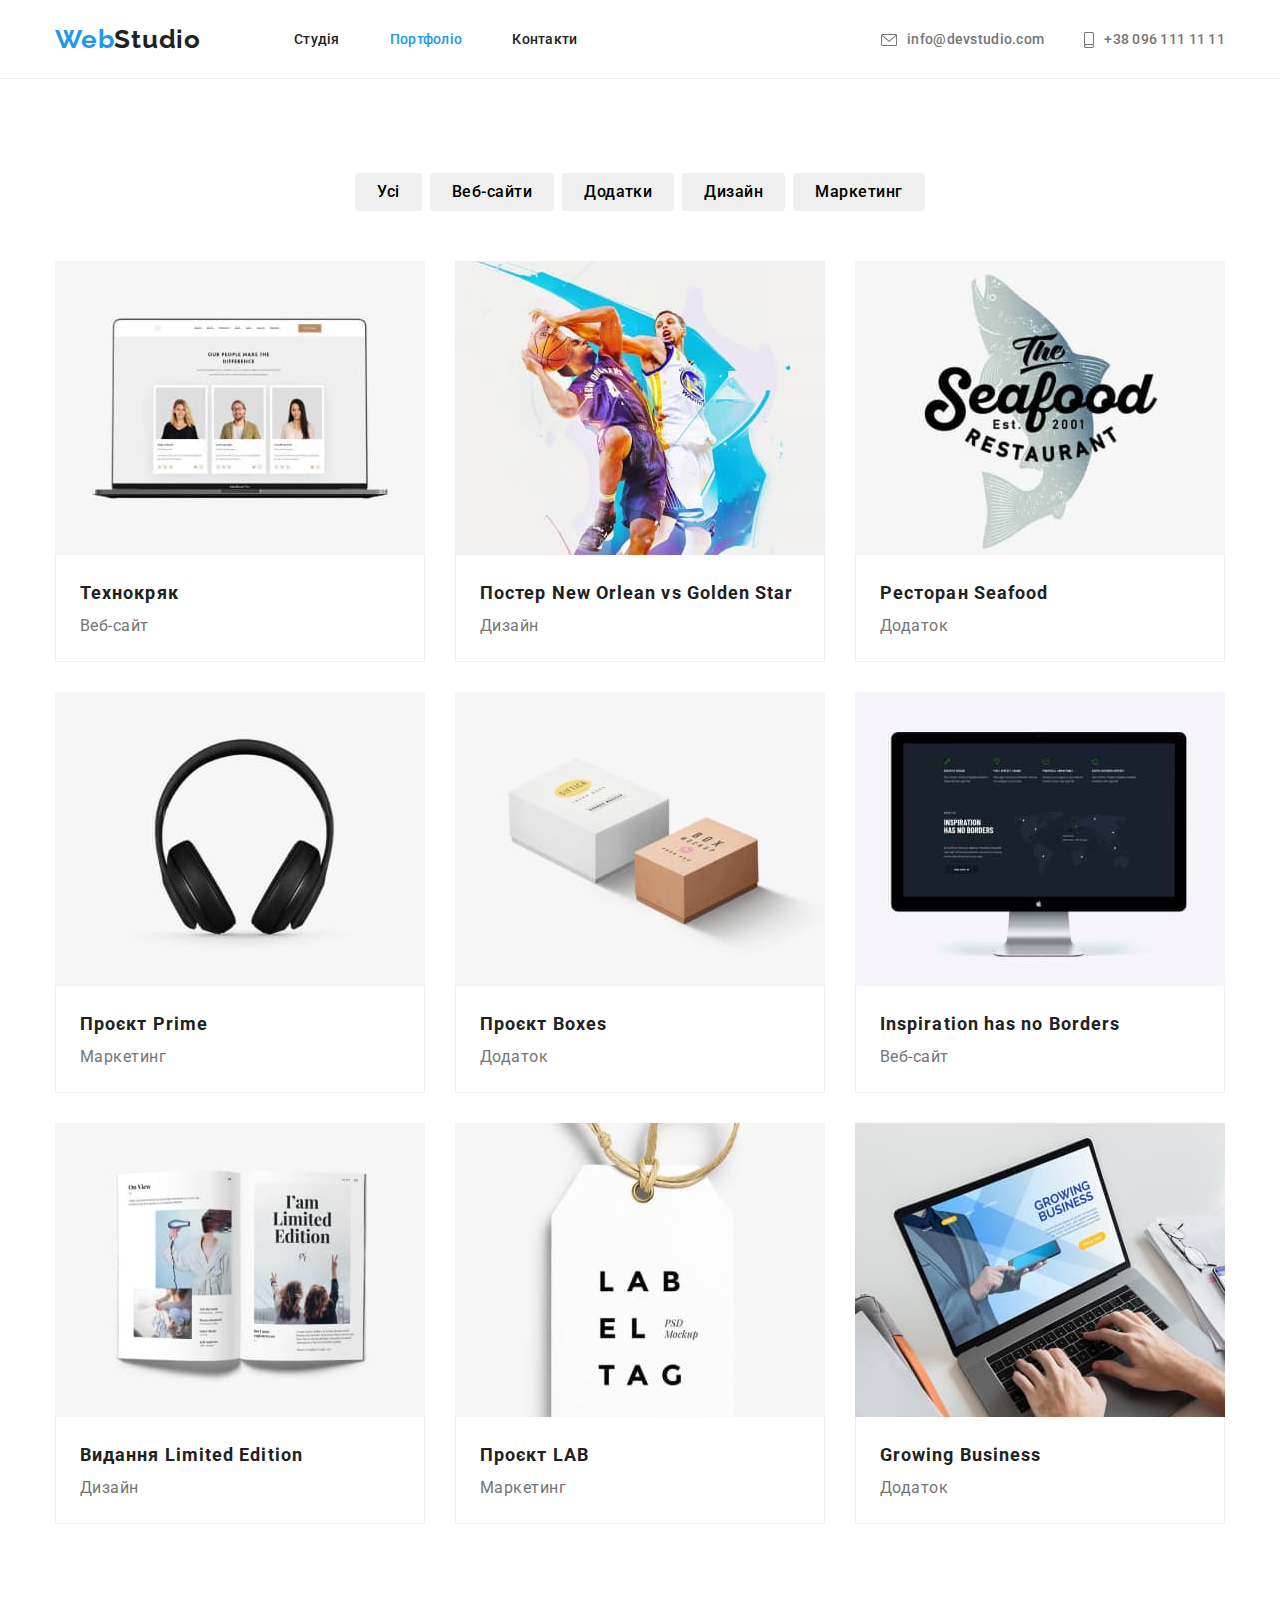
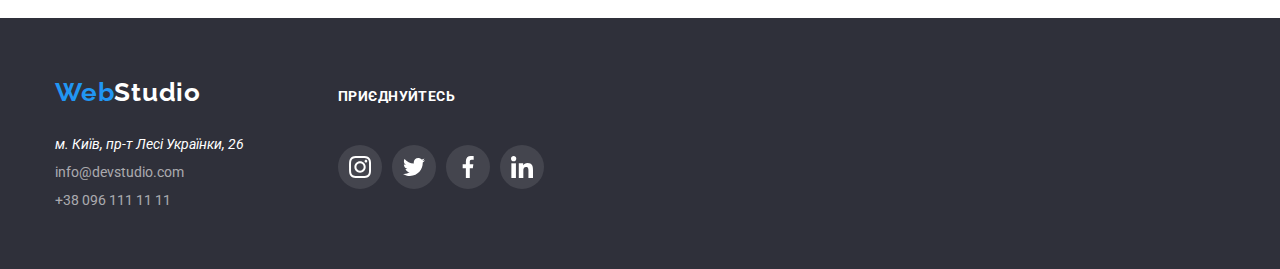
<file: portfolio.html>
<!doctype html>
<html lang="en">
  <head>
    <meta charset="UTF-8" />
    <meta name="viewport" content="width=device-width, initial-scale=1.0" />
    <title>Potfolio</title>
    <link rel="stylesheet" href="css/styles.css" />
    <link rel="preconnect" href="https://fonts.googleapis.com" />
    <link rel="preconnect" href="https://fonts.gstatic.com" crossorigin />
    <link rel="stylesheet" href="css/modern-normalize.css" />
    <link
      href="https://fonts.googleapis.com/css2?family=Raleway:ital,wght@0,599;1,599&family=Roboto:wght@400;500;700&display=swap"
      rel="stylesheet"
    />
  </head>
  <body>
    <header class="header">
      <div class="container">
        <div class="header-left">
          <a href="./index.html" class="header_logo"
            ><span class="logo-blue">Web</span>Studio</a
          >
          <nav class="header-nav">
            <ul>
              <li class="header-nav-link " nav-link><a class="header-nav-link" href="./index.html"    nav-link>Студія</a></li>
              <li class="header-nav-link active" nav-link><a href="./portfolio.html">Портфоліо</a></li>
              <li class="header-nav-link" nav-link><a href="#!">Контакти</a></li>
            </ul>
          </nav>
          <ul class="nav-hover">

          </ul>
        </div>

        <ul class="header_contacts">
          <li class="header_contacts_email">
            <svg width="16" height="13">
              <use href="images/icons/icons.svg#header-email-icon"></use>
            </svg>

            <a href="mailto:info@devstudio.com">info@devstudio.com</a>
          </li>
          <li class="header_contacts_phone">
            <svg width="10" height="17">
              <use href="images/icons/icons.svg#header-phone-icon"></use>
            </svg>
            <a href="tel:+380961111111">+38 096 111 11 11</a>
          </li>
        </ul>
      </div>
    </header>

    <main class="main">
      <section class="content">
        <div class="container">
          <ul class="content-filter">
            <li>
              <button type="button">Усі</button>
            </li>
            <li>
              <button type="button">Веб-сайти</button>
            </li>
            <li>
              <button type="button">Додатки</button>
            </li>
            <li>
              <button type="button">Дизайн</button>
            </li>
            <li>
              <button type="button">Маркетинг</button>
            </li>
          </ul>

          <ul class="main-content-content">
            <li>
              <div class="main-content-content-overlay-container">
                <div class="main-content-content-description">
                  <p>Ресурс пропонує комплексні пропозиції з різним рівнем функціоналу та сервісів. Все це дозволить відвідувачу отримати вичерпні відомості про компанію чи приватну особу.</p>
                </div>
                <img
                  src="./images/portfolio_img_1.jpg"
                  alt="Веб-сайт Технокряк"
                  width="370"
                  height="294"
                />
              </div>
              <div class="main-content-content-item">
                <h4>Технокряк</h4>
                <p>Веб-сайт</p>
              </div>
            </li>
            <li>
              <div class="main-content-content-overlay-container">
                <div class="main-content-content-description">
                  <p>Ресурс пропонує комплексні пропозиції з різним рівнем функціоналу та сервісів. Все це дозволить відвідувачу отримати вичерпні відомості про компанію чи приватну особу.</p>
                </div>
                <img
                  src="./images/portfolio_img_2.jpg"
                  alt="Постер New Orlean vs Golden Star"
                  width="370"
                  height="294"
                />
              </div>
              <div class="main-content-content-item">
                <h4>Постер New Orlean vs Golden Star</h4>
                <p>Дизайн</p>
              </div>
            </li>
            <li>
              <div class="main-content-content-overlay-container">
                <div class="main-content-content-description">
                  <p>Ресурс пропонує комплексні пропозиції з різним рівнем функціоналу та сервісів. Все це дозволить відвідувачу отримати вичерпні відомості про компанію чи приватну особу.</p>
                </div>
                <img
                  src="./images/portfolio_img_3.jpg"
                  alt="Додаток pесторану Seafood"
                  width="370"
                  height="294"
                />
              </div>
              <div class="main-content-content-item">
                <h4>Ресторан Seafood</h4>
                <p>Додаток</p>
              </div>
            </li>
            <li>
              <div class="main-content-content-overlay-container">
                <div class="main-content-content-description">
                  <p>Ресурс пропонує комплексні пропозиції з різним рівнем функціоналу та сервісів. Все це дозволить відвідувачу отримати вичерпні відомості про компанію чи приватну особу.</p>
                </div>
                <img
                  src="./images/portfolio_img_4.jpg"
                  alt="Навушники"
                  width="370"
                  height="294"
                />
              </div>
              <div class="main-content-content-item">
                <h4>Проєкт Prime</h4>
                <p>Маркетинг</p>
              </div>
            </li>
            <li>
              <div class="main-content-content-overlay-container">
                <div class="main-content-content-description">
                  <p>Ресурс пропонує комплексні пропозиції з різним рівнем функціоналу та сервісів. Все це дозволить відвідувачу отримати вичерпні відомості про компанію чи приватну особу.</p>
                </div>
                <img
                  src="./images/portfolio_img_5.jpg"
                  alt="Коробки"
                  width="370"
                  height="294"
                />
              </div>
              <div class="main-content-content-item">
                <h4>Проєкт Boxes</h4>
                <p>Додаток</p>
              </div>
            </li>
            <li>
              <div class="main-content-content-overlay-container">
                <div class="main-content-content-description">
                  <p>Ресурс пропонує комплексні пропозиції з різним рівнем функціоналу та сервісів. Все це дозволить відвідувачу отримати вичерпні відомості про компанію чи приватну особу.</p>
                </div>
                <img
                  src="./images/portfolio_img_6.jpg"
                  alt="Веб-сайт Inspiration has no Borders"
                  width="370"
                  height="294"
                />
              </div>
              <div class="main-content-content-item">
                <h4>Inspiration has no Borders</h4>
                <p>Веб-сайт</p>
              </div>
            </li>
            <li>
              <div class="main-content-content-overlay-container">
                <div class="main-content-content-description">
                  <p>Ресурс пропонує комплексні пропозиції з різним рівнем функціоналу та сервісів. Все це дозволить відвідувачу отримати вичерпні відомості про компанію чи приватну особу.</p>
                </div>
                <img
                  src="./images/portfolio_img_7.jpg"
                  alt="Дизайн Видання Limited Edition"
                  width="370"
                  height="294"
                />
              </div>
              <div class="main-content-content-item">
                <h4>Видання Limited Edition</h4>
                <p>Дизайн</p>
              </div>
            </li>
            <li>
              <div class="main-content-content-overlay-container">
                <div class="main-content-content-description">
                  <p>Ресурс пропонує комплексні пропозиції з різним рівнем функціоналу та сервісів. Все це дозволить відвідувачу отримати вичерпні відомості про компанію чи приватну особу.</p>
                </div>
                <img
                  src="./images/portfolio_img_8.jpg"
                  alt="Проєкт LAB"
                  width="370"
                  height="294"
                />
              </div>
              <div class="main-content-content-item">
                <h4>Проєкт LAB</h4>
                <p>Маркетинг</p>
              </div>
            </li>
            <li>
              <div class="main-content-content-overlay-container">
                <div class="main-content-content-description">
                  <p>Ресурс пропонує комплексні пропозиції з різним рівнем функціоналу та сервісів. Все це дозволить відвідувачу отримати вичерпні відомості про компанію чи приватну особу.</p>
                </div>
                <img
                src="./images/portfolio_img_9.jpg"
                alt="Додаток Growing Business"
                width="370"
                height="294"
                />
              </div>
              <div class="main-content-content-item">
                <h4>Growing Business</h4>
                <p>Додаток</p>
              </div>
            </li>
            
          
              
          </ul>
        </div>
      </section>
    </main>

    <footer class="footer">
      <div class="container">
        <div class="footer-contacts">
          <p class="header_logo"><span class="logo-blue">Web</span>Studio</p>
          <ul class="footer-list">
            <li>
              <address>м. Київ, пр-т Лесі Українки, 26</address>
            </li>
            <li>
              <a href="mailto:info@devstudio.com">info@devstudio.com</a>
            </li>
            <li>
              <a href="tel:+380961111111">+38 096 111 11 11</a>
            </li>
          </ul>
        </div>

        <div class="fonts-block-media">
          <h5>приєднуйтесь</h5>
          <ul class="footer-media">
            <li>
              <a href="#">
                <svg width="22" height="22">
                  <use href="images/icons/icons.svg#inst"></use></svg></a>
            </li>
            <li>
              <a href="#">
                <svg width="22" height="22">
                  <use href="images/icons/icons.svg#twitter"></use></svg></a>
            </li>
            <li>
              <a href="#">
                <svg width="22" height="22">
                  <use href="images/icons/icons.svg#facebook"></use></svg></a>
            </li>
            <li>
              <a href="#">
                <svg width="22" height="22">
                  <use href="images/icons/icons.svg#linkedin"></use></svg></a>
            </li>
          </ul>
        </div>
      </div>
    </footer>
  </body>
</html>
</file>
<file: css/styles.css>
:root {
  --basic-font: "Roboto", sans-serif;
  --logo-font: "Raleway", sans-serif;
  --dark-crey-color: #2f303a;
  --white-color: #ffffff;
  --blue-color: #2196f3;
  --dark-color: #212121;
  --white-grey-color: #ffffff99;
  --grey-color: #757575;
  --white-border-color: #ececec;
  --border-grey-color: #afb1b8;
  --border-white-color: #eeeeee;
  --grey-back-color: #f5f4fa;
  --footer-media-links-color: #ffffff1a;
}

ul {
  list-style: none;
  margin: 0;
  padding: 0;
}

a {
  text-decoration: none;
}
h1,
a,
h2,
h3,
h4,
h5,
p {
  margin: 0;
}
img {
  display: block;
}
svg {
  margin: 0;
}
button {
  padding: 0;
  margin: 0;
  cursor: pointer;
}

body {
  height: 100%;
  font-family: var(--basic-font);
  margin-left: auto;
  margin-right: auto;
  color: var(--dark-color);
}
section {
  padding: 94px 0;
}
.container {
  max-width: 1200px;
  margin-left: auto;
  margin-right: auto;
  padding-left: 15px;
  padding-right: 15px;
}

.header {
  padding: 24px 0;
  border: 10px;
  border-color: var(--blue-color);
  border-bottom: 1px solid;
  border-color: var(--white-border-color);
  a {
    color: var(--grey-color);
    font-weight: 500;
    font-size: 14px;
    line-height: 1.17;
    letter-spacing: 0.02em;
  }
  .header-nav-link {
    color: #333;
    text-decoration: none;
    position: relative;
    padding-bottom: 0px; 
    transition: color 0.3s ease;
  }
  
 
  .header-nav-link::after {
    content: "";
    display: block;
    width: 0%;
    height: 4px;
    background-color: #2196f3;
    position: absolute;
    bottom: -31px; 
    border-radius: 2px;
    transition: transform 250ms cubic-bezier(0.4, 0, 0.2, 1);
  }
  
  
  
  .header-nav-link.active {
    .header-nav-link::after {
      width: 100%;
    }
    a {
      color: var(--blue-color);
      
    }
  }

  .header-nav li a {
    font-weight: 500;
    color: var(--dark-color);
    font-size: 14px;
    line-height: 1.17;
    letter-spacing: 0.02em;
  }
  .container {
    display: flex;
    justify-content: space-between;
  }
  div {
    display: flex;
  }
  svg {
    color: var(--grey-color);
  }
  li:hover {
    a {
      color: var(--blue-color);
      transition: transform 250ms 
      cubic-bezier(0.4, 0, 0.2, 1);
    }
    svg {
      color: var(--blue-color);
      transition: transform 250ms 
      cubic-bezier(0.4, 0, 0.2, 1);
    }
  }

  .header-nav {
    margin-left: 93px;
    display: flex;
  }

  .header_logo {
    font-family: var(--logo-font);
    color: var(--dark-color);
    font-weight: bold;
    font-size: 26px;
    letter-spacing: 0.03em;
    align-content: center;
  }
  .logo-blue {
    color: var(--blue-color);
  }

  .header-nav ul {
    display: flex;
    padding-left: 0px;
    gap: 50px;

    align-items: center;
  }

  .header_contacts {
    display: flex;
    align-items: center;
    gap: 40px;
    li {
      display: flex;
      align-items: center;
      gap: 10px;
    }

    a {
      margin-left: auto;
    }
  }
}

.hero {
  background-color: var(--dark-crey-color);
  display: flex;
  flex-direction: column;
  justify-content: center;
  align-items: center;
  height: 100vh;
  max-height: 600px;
  min-height: 300px;
  text-align: center;
  padding: 200px 0;

  background: linear-gradient(rgba(47, 48, 58, 0.4), rgba(47, 48, 58, 0.7)),
    url(../images/hero-backgroun-img.jpg);
  background-size: cover;
  background-size: 1600px;
  background-position: center;
  background-repeat: no-repeat;

  h1 {
    font-weight: 900;
    color: var(--white-color);
    font-size: 44px;
    line-height: 1.17;
    letter-spacing: 0.06em;
    text-transform: uppercase;

    margin: 0;
    margin-bottom: 30px;
    max-width: 700px;
  }

  .hero_link {
    background-color: var(--blue-color);
    border: none;
    border-radius: 4px;
    padding: 10px 24px;

    color: var(--white-color);
    text-align: center;
    font-size: 16px;
    font-weight: 700;
    line-height: 1.17;
    letter-spacing: 0.06em;
  }
  button:hover {
    background-color: var(--white-color);
    color: var(--blue-color);
    transition: transform 250ms 
    cubic-bezier(0.4, 0, 0.2, 1);
  }
}

.ourpreference {
  padding-bottom: 0;

  ul {
    display: flex;
    gap: 30px;
    div {
      text-align: center;
      padding: 25px 100px;
      margin-bottom: 30px;
      background-color: var(--grey-back-color);
      border-radius: 4px 0px 0px 0px;
    }
  }
  li {
    max-width: 270px;
  }
  h3 {
    font-size: 14px;
    font-weight: 700;
    line-height: 1.17;
    letter-spacing: 0.03em;
    margin-bottom: 10px;
  }
  p {
    font-size: 14px;
    line-height: 1.71;
    letter-spacing: 0.03em;
    color: var(--grey-color);
  }
}

.ourbusiness {
  h2 {
    text-align: center;
    font-size: 36px;
    font-weight: 700;
    line-height: 1.17;
    letter-spacing: 0.03em;
    margin-bottom: 50px;
  }

  ul {
    display: flex;
    justify-content: center;
    gap: 30px;
    flex-wrap: wrap;
  }

  img {
    width: 370px;
    height: 294px;
  }
  .ourbusiness-list li {
    position: relative;
    div {
      position: absolute;
      bottom: 0;
      left: 0;
      width: 100%;
      background-color: rgba(47, 48, 58, 0.8);;
      p {
        padding: 27px;
        color: var(--white-color);
        text-transform: uppercase;
        font-family: Roboto;
        font-size: 14px;  
        line-height: 1.17;
        letter-spacing: 0.03em;
        text-align: center;

      }
  

  }
  
  }
}

.ourteam {
  background-color: var(--grey-back-color);
  h2 {
    text-align: center;
    font-size: 36px;
    font-weight: 700;
    line-height: 1.17;
    letter-spacing: 0.03em;
    margin-bottom: 50px;
  }
  h3 {
    font-size: 16px;
    font-weight: 500;
    line-height: 1.17;
    letter-spacing: 0.03em;
    text-align: center;
  }
  svg {
    color: var(--grey-color);
  }

  .ourteam-list li {
    p {
      color: var(--grey-color);
      font-size: 16px;
      line-height: 1.17;
      letter-spacing: 0.03em;
      text-align: center;
      margin-top: 10px;
      margin-bottom: 16px;
    }
  }
  .ourteam-list li div {
    padding: 30px;
  }
  ul {
    display: flex;
    gap: 10px;
    justify-content: center;
    align-items: center;

    .ourteam-item {
      background-color: var(--white-color);
      border-radius: 5px;
      box-shadow: 0px 2px 1px rgba(0, 0, 0, 0.2);
      a {
        display: flex;
        padding: 11px;
        border-radius: 50%;
      }
      a:hover {
        background-color: #2196f3;
        transition: transform 250ms 
        cubic-bezier(0.4, 0, 0.2, 1);
        svg {
          color: var(--white-color);
        }
      }
    }
  }
  
  img {
    width: 270px;
    height: 260px;
  }
}

.ourclients {
  h2 {
    text-align: center;
    font-size: 36px;
    font-weight: 700;
    line-height: 1.17;
    letter-spacing: 0.03em;
    margin-bottom: 50px;
  }
  ul {
    display: flex;
    gap: 30px;
    justify-content: center;
    li:hover {
      border-color: var(--blue-color);
      transition: transform 250ms 
      cubic-bezier(0.4, 0, 0.2, 1);
    }
    li {
      border: 1px solid var(--border-grey-color);
      border-radius: 5px;
      padding: 16px 32px;
      text-align: center;
      svg:hover {
        color: var(--blue-color);
        transition: transform 250ms 
        cubic-bezier(0.4, 0, 0.2, 1);
      }

      svg {
        color: var(--grey-color);
      }
    }
  }
}
.footer {
  background-color: var(--dark-crey-color);
  padding: 60px 0;

  ul {
    margin-top: 28px;
  }
  span {
    color: var(--blue-color);
  }
  a:hover {
    color: var(--blue-color);
    transition: transform 250ms 
    cubic-bezier(0.4, 0, 0.2, 1);
  }
  address {
    color: var(--white-color);
  }
  li {
    font-size: 14px;
    margin-top: 12px;
  }
  a {
    color: var(--white-grey-color);
  }
  h5 {
    font-size: 14px;
    font-weight: 700;
    line-height: 16.41px;
    letter-spacing: 0.03em;
    text-align: left;
    color: var(--white-color);
    text-transform: uppercase;
  }
  .container {
    display: flex;
    align-items: baseline;
    gap: 94px;
    .header_logo {
      font-family: var(--logo-font);
      color: var(--white-color);
      font-weight: bold;
      font-size: 26px;
      letter-spacing: 0.03em;
    }
    .footer-media {
      display: flex;
      gap: 10px;
      a {
        display: flex;
        width: 44px;
        height: 44px;
        border-radius: 90%;
        background-color: var(--footer-media-links-color);
        justify-content: center;
        align-items: center;
      }
      a:hover {
        
        background-color: var(--blue-color);
        transition: transform 250ms 
        cubic-bezier(0.4, 0, 0.2, 1);
      }
      svg {
        color: var(--white-color);
      }
    }
  }
}

.is-hidden {
  
  visibility: hidden;
  opacity: 0;
  pointer-events: none;
  
}
.backdrop {
  position: fixed;
	z-index: 1;
	left: 0;
	top: 0;
	width: 100%;
	height: 100%;
	background-color: rgba(0, 0, 0, 0.2);
	display: flex;
	justify-content: center;
	align-items: center;
	transition: opacity 250ms cubic-bezier(0.4, 0, 0.2, 1);
  .modal-window {
    width: 528px;
    height: 581px;
    max-height: 99vh;
    border-radius: 4px;
    background-color: var(--white-color);
    text-align: end;
    box-shadow: 0px 4px 15px rgba(0, 0, 0, 0.2);
    border-radius: 8px;
    transition: opacity 250s cubic-bezier(0.4, 0, 0.2, 1);
    .modal-window-close-button {
      justify-content: end;
      border: 0;
      background-color: var(--white-color);
      margin-top: 8px;
      margin-right: 8px;
      cursor: pointer;
      transition: opacity 250s cubic-bezier(0.4, 0, 0.2, 1);
    }

  }
}


/* portfolio styles */
.content {
  .content div {
    display: flex;
    flex-direction: column;
    align-items: center;
  }
  .content-filter {
    display: flex;
    flex-wrap: wrap;
    justify-content: center;
    gap: 8px;
    margin-bottom: 50px;

    button {
      font-size: 16px;
      font-weight: 500;
      line-height: 26px;
      letter-spacing: 0.03em;
      cursor: pointer;
      border-radius: 4px;
      opacity: 0px;
      border: #ffffff99;
      padding: 6px 22px;
    }
    button:focus,
    button:hover {
      color: var(--white-color);
      transition: transform 250ms 
      cubic-bezier(0.4, 0, 0.2, 1);
      background-color: var(--blue-color);
      box-shadow:
        0px 2px 2px 0px rgba(0, 0, 0, 0.12),
        0px 1px 2px 0px rgba(0, 0, 0, 0.08),
        0px 3px 1px 0px rgba(0, 0, 0, 0.1);
        
    }
  }

  .main-content-content {
    display: flex;
    flex-wrap: wrap;
    gap: 30px;
    align-items: center;
    justify-content: center;

    .main-content-content-overlay-container:hover {
      .main-content-content-description{
        transform: translateY(0%)
      }
    }

    .main-content-content-overlay-container {
      
      position: relative;
      overflow: hidden;
      .main-content-content-description {
        height: 100%;
        position: absolute;
        background-color: rgba(33, 150, 243, 0.9);
        transform: translateY(100%);
        transition: transform 250ms 
        cubic-bezier(0.4, 0, 0.2, 1);
        
        p{
          padding: 63px 24px;
          color: var(--white-color);
          font-family: Roboto;
          font-size: 18px;
          line-height: 28px;
          letter-spacing: 0.03em;
          text-align: left;
          

        }
      }
    } 
    li:focus,
    li:hover {
      transition: transform 250ms 
        cubic-bezier(0.4, 0, 0.2, 1);
      box-shadow:
        1px 4px 6px 0px rgba(0, 0, 0, 0.16),
        0px 4px 4px 0px rgba(0, 0, 0, 0.06),
        0px 1px 1px 0px rgba(0, 0, 0, 0.12);
    }

    li {
      width: calc(33.333% - 20px);
      


      .main-content-content-item {
        padding: 20px 24px;
        border: 1px solid;
        border-top: 0;
        border-color: var(--border-white-color);
        
        h4 {
          font-size: 18px;
          line-height: 36px;
          letter-spacing: 0.06em;
          text-align: left;
        }
        p {
          font-size: 16px;
          line-height: 30px;
          letter-spacing: 0.03em;
          text-align: left;
          color: var(--grey-color);
        }
      }
      img {
        width: 370px;
        height: 294px;
      }
    }
  }
}
</file>
